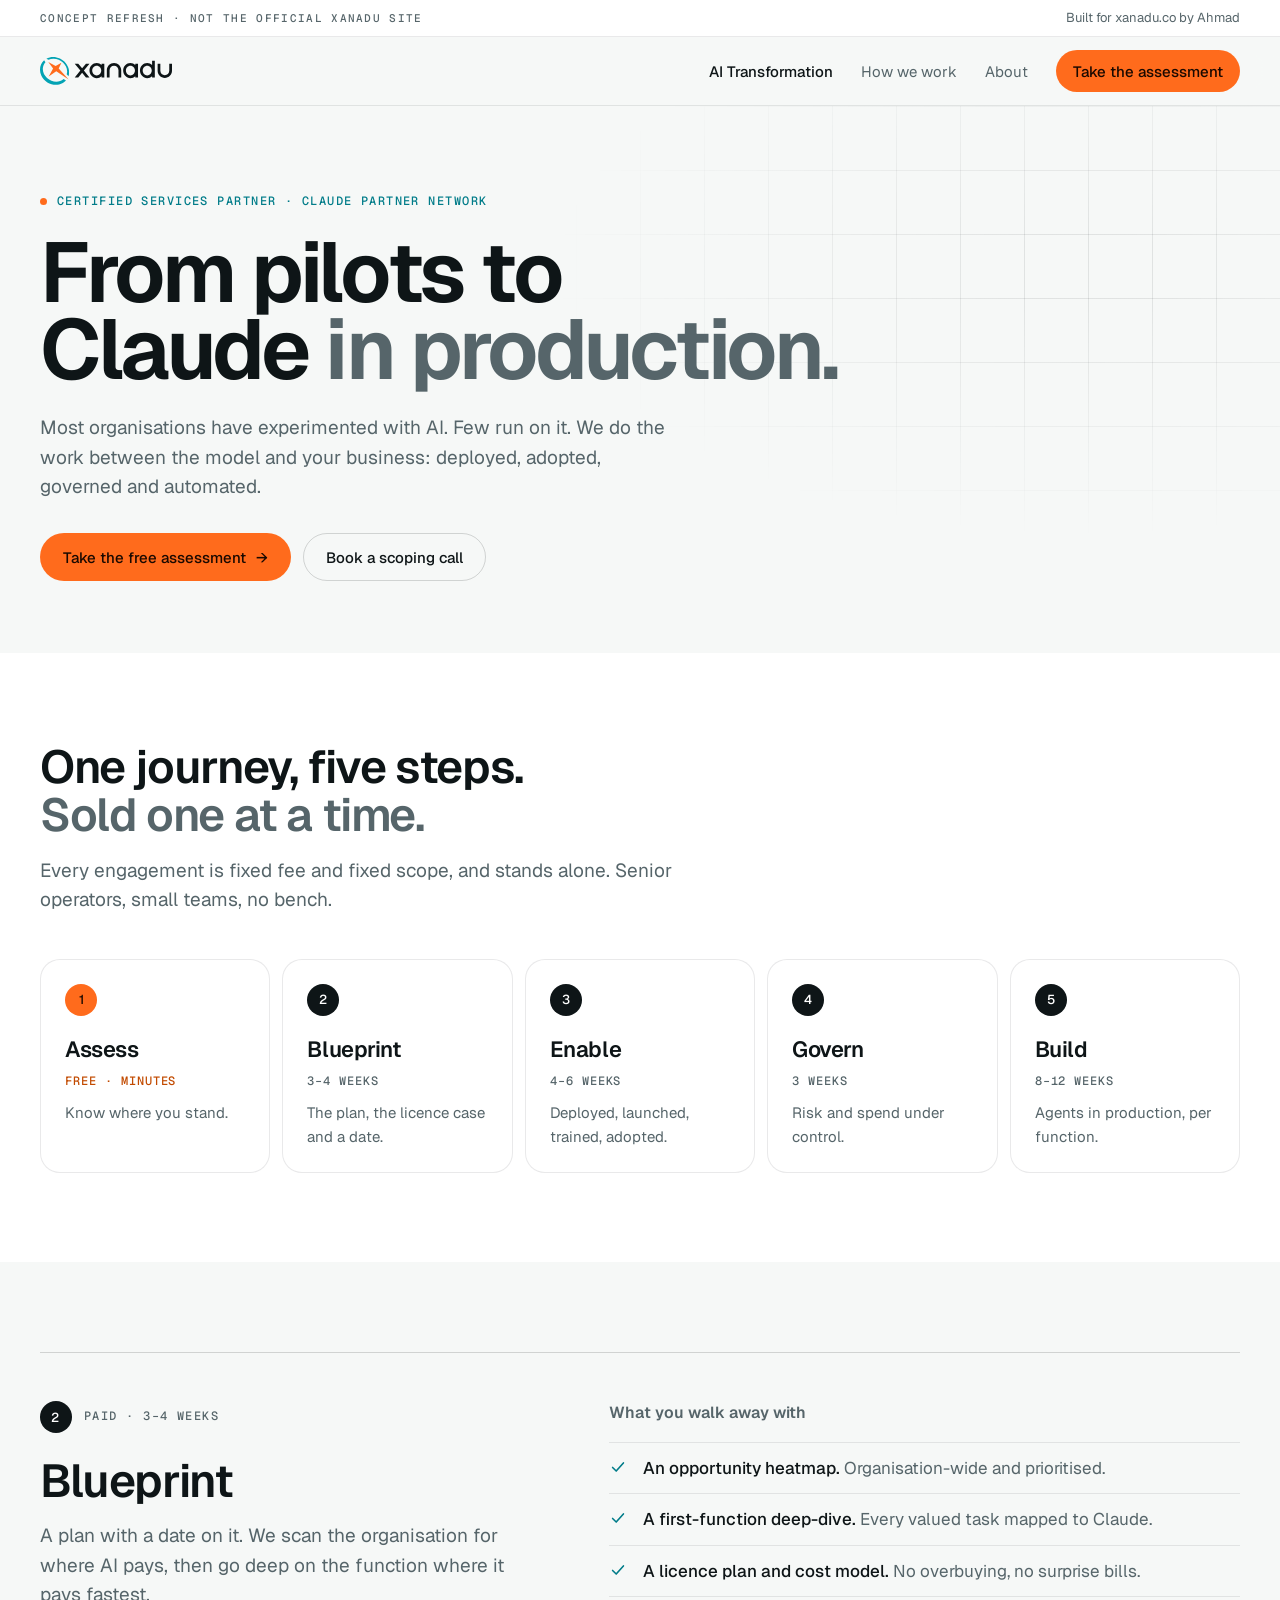
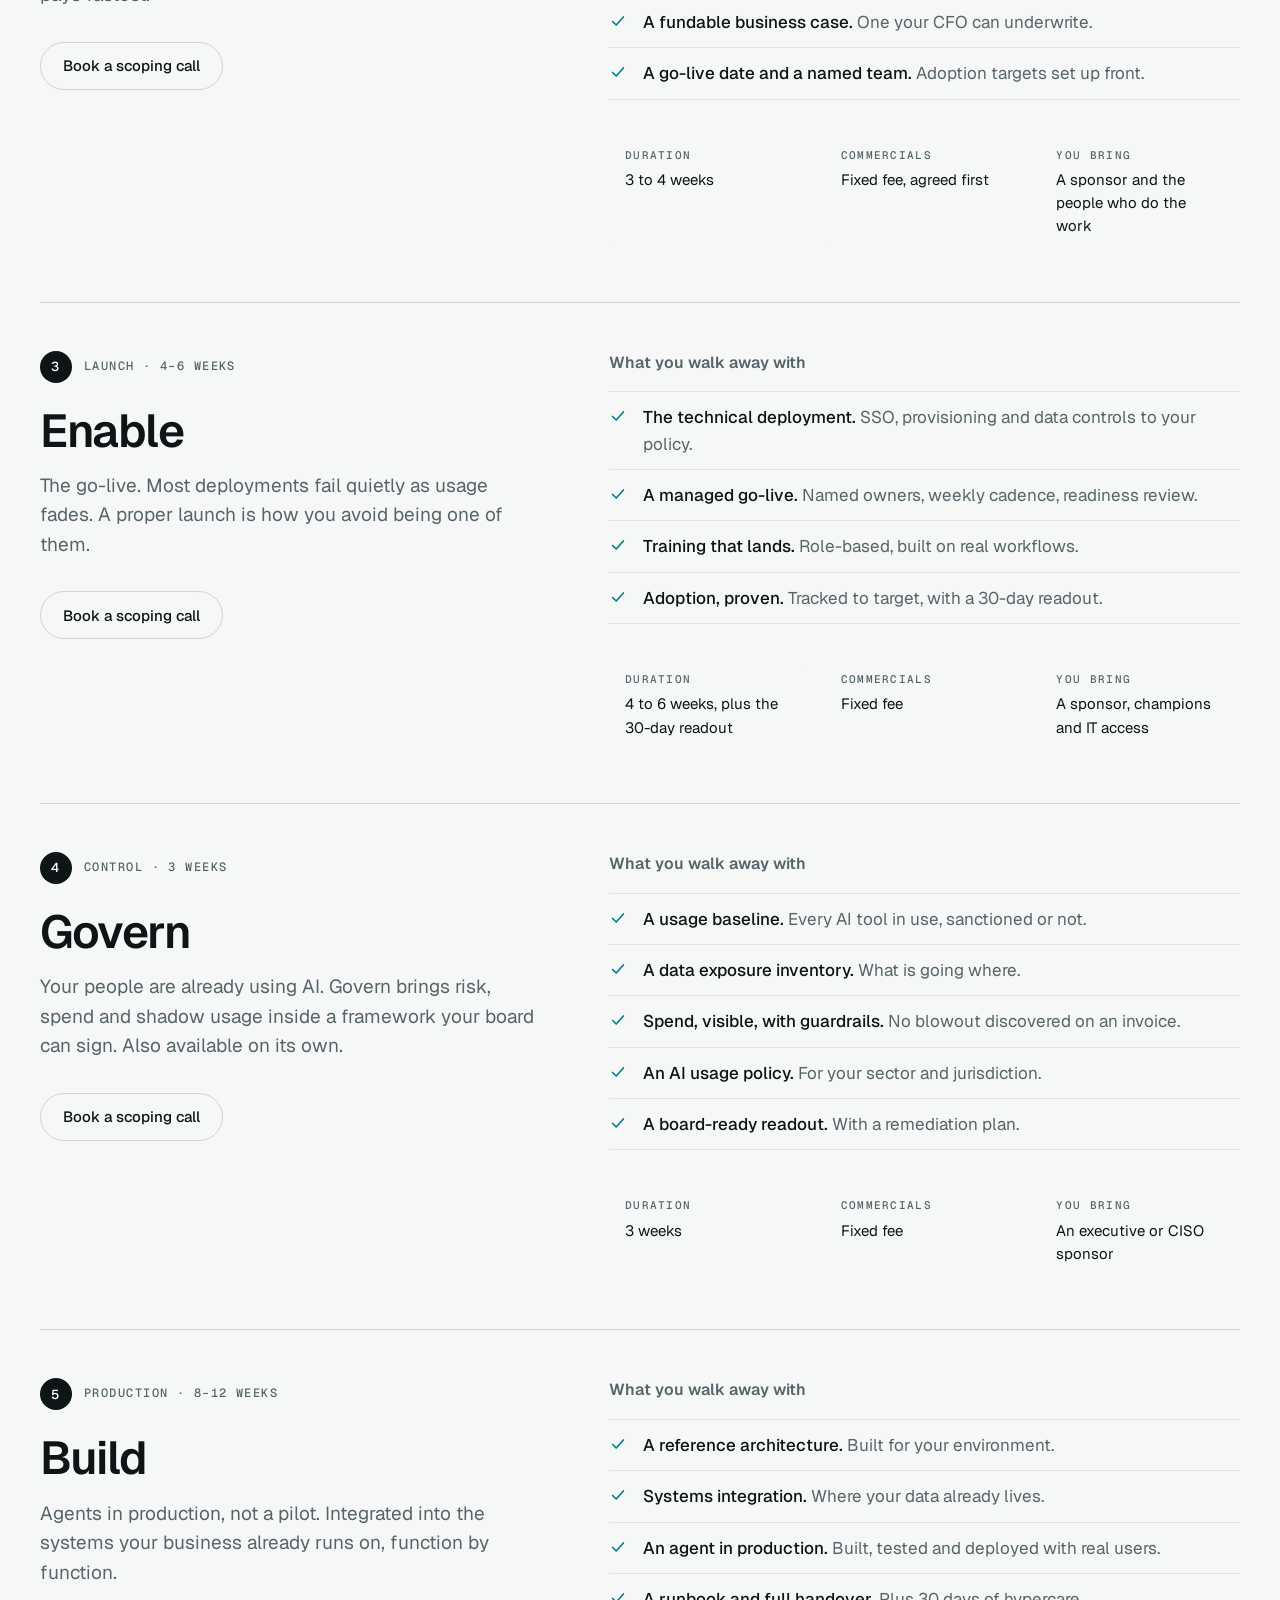
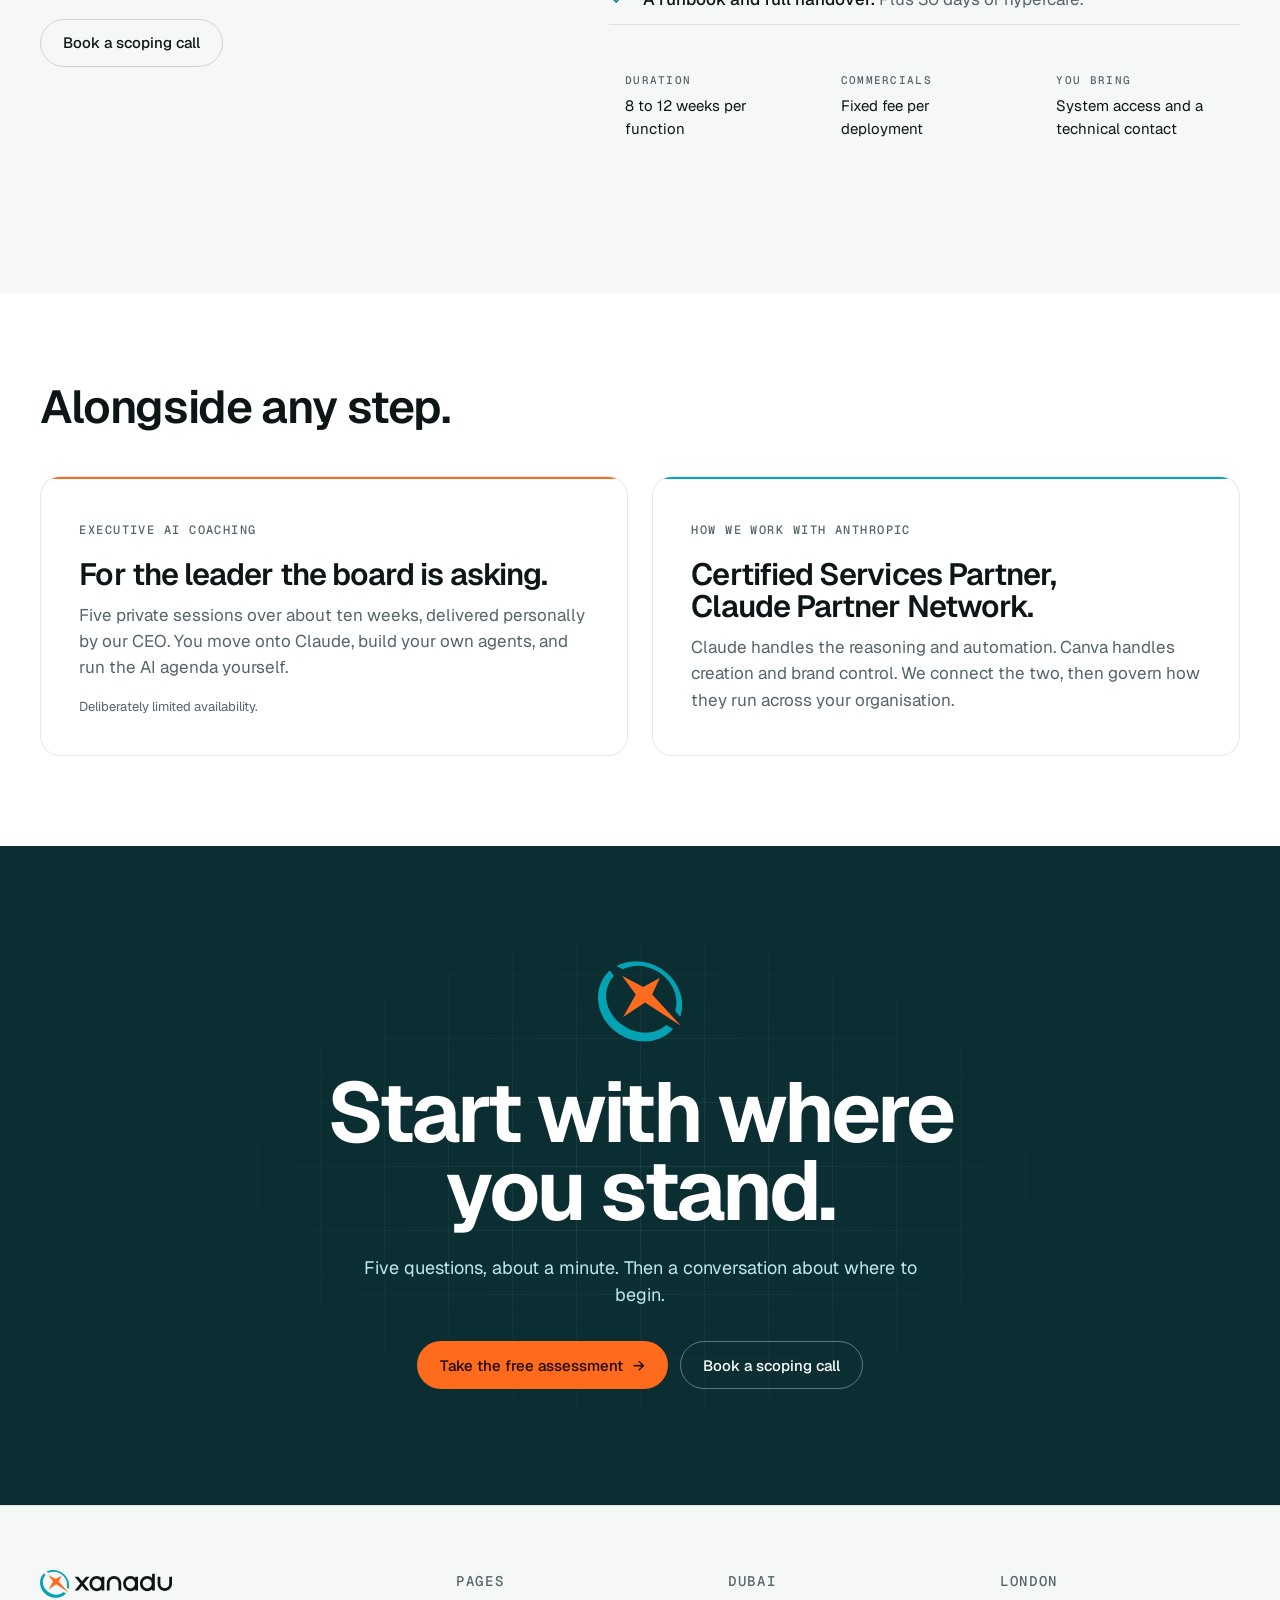
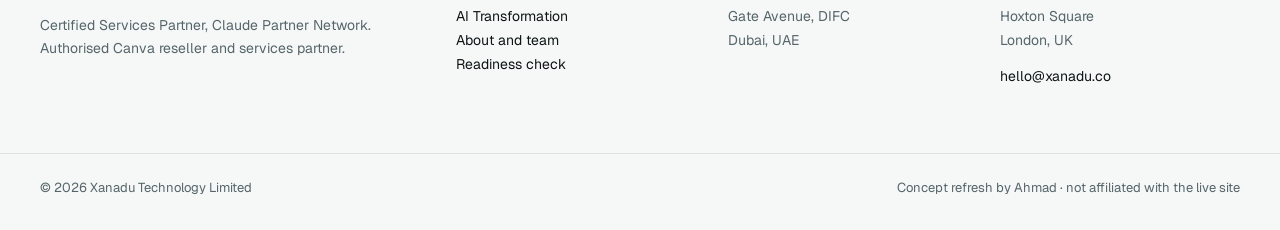
<file: ai-transformation/index.html>
<!doctype html>
<html lang="en">
<head>
  <meta charset="utf-8">
  <meta name="viewport" content="width=device-width, initial-scale=1">
  <title>AI Transformation with Claude · Xanadu (concept)</title>
  <meta name="description" content="From AI pilots to Claude in production: assess, blueprint, enable, govern and build, one fixed-fee step at a time. Concept refresh, not the official site.">
  <meta name="robots" content="noindex, nofollow">
  <meta name="theme-color" content="#F6F8F7">
  <link rel="icon" href="/favicon.svg" type="image/svg+xml">
  <link rel="preconnect" href="https://fonts.googleapis.com">
  <link rel="preconnect" href="https://fonts.gstatic.com" crossorigin>
  <link href="https://fonts.googleapis.com/css2?family=Geist:wght@300..800&family=Geist+Mono:wght@400;500&display=swap" rel="stylesheet">
  <link rel="stylesheet" href="/styles.css">
</head>
<body>
<a class="skip" href="#main">Skip to content</a>

<svg width="0" height="0" style="position:absolute" aria-hidden="true">
  <symbol id="tick" viewBox="0 0 20 20"><path d="M4 10.5l4 4 8-9" fill="none" stroke="currentColor" stroke-width="1.8" stroke-linecap="round" stroke-linejoin="round"/></symbol>
</svg>

<div class="concept-bar">
  <span class="t-label">Concept refresh · not the official Xanadu site</span>
  <span>Built for xanadu.co by Ahmad</span>
</div>

<header class="nav">
  <div class="wrap nav-inner">
    <a href="/" class="brand" aria-label="Xanadu home"><svg class="logo" role="img" aria-label="Xanadu"><use href="/assets/logo.svg#x-logo"/></svg></a>
    <button class="nav-toggle" type="button" aria-label="Open menu" aria-expanded="false" aria-controls="nav-links"><span></span><span></span></button>
    <nav class="nav-links" id="nav-links" aria-label="Primary">
      <a href="/ai-transformation/" aria-current="page">AI Transformation</a>
      <a href="/ai-transformation/#journey">How we work</a>
      <a href="/about/">About</a>
      <a class="btn btn-primary btn-sm" href="/#assessment">Take the assessment</a>
    </nav>
  </div>
</header>

<main id="main">

  <section class="page-hero" aria-labelledby="h1">
    <div class="field-grid" aria-hidden="true"></div>
    <div class="wrap">
      <div class="page-hero-inner enter">
        <p class="credential t-label"><span class="dot" aria-hidden="true"></span>Certified Services Partner · Claude Partner Network</p>
        <h1 id="h1" class="t-display">From pilots to Claude <span class="quiet">in production.</span></h1>
        <p class="t-lede">Most organisations have experimented with AI. Few run on it. We do the work between the model and your business: deployed, adopted, governed and automated.</p>
        <div class="ctas">
          <a class="btn btn-primary" href="/#assessment">Take the free assessment <span class="arr" aria-hidden="true">→</span></a>
          <a class="btn btn-ghost" href="mailto:hello@xanadu.co?subject=Scoping%20call">Book a scoping call</a>
        </div>
      </div>
    </div>
  </section>

  <section class="section white" id="journey" aria-labelledby="journey-title">
    <div class="wrap">
      <div class="section-head">
        <h2 id="journey-title" class="t-headline">One journey, five steps. <span class="quiet">Sold one at a time.</span></h2>
        <p class="t-lede">Every engagement is fixed fee and fixed scope, and stands alone. Senior operators, small teams, no bench.</p>
      </div>
      <ol class="journey">
        <li><a href="/#assessment"><span class="n">1</span><h3>Assess</h3><span class="when">Free · minutes</span><p>Know where you stand.</p></a></li>
        <li><a href="#blueprint"><span class="n">2</span><h3>Blueprint</h3><span class="when">3–4 weeks</span><p>The plan, the licence case and a date.</p></a></li>
        <li><a href="#enable"><span class="n">3</span><h3>Enable</h3><span class="when">4–6 weeks</span><p>Deployed, launched, trained, adopted.</p></a></li>
        <li><a href="#govern"><span class="n">4</span><h3>Govern</h3><span class="when">3 weeks</span><p>Risk and spend under control.</p></a></li>
        <li><a href="#build"><span class="n">5</span><h3>Build</h3><span class="when">8–12 weeks</span><p>Agents in production, per function.</p></a></li>
      </ol>
    </div>
  </section>

  <section class="section" aria-label="The steps in detail">
    <div class="wrap">

      <article class="step" id="blueprint" aria-labelledby="blueprint-title">
        <div class="step-intro">
          <p class="n-label t-label"><b>2</b>Paid · 3–4 weeks</p>
          <h2 id="blueprint-title" class="t-headline">Blueprint</h2>
          <p class="t-lede">A plan with a date on it. We scan the organisation for where AI pays, then go deep on the function where it pays fastest.</p>
          <a class="btn btn-ghost" href="mailto:hello@xanadu.co?subject=Blueprint%20scoping%20call">Book a scoping call</a>
        </div>
        <div class="deliver">
          <h3>What you walk away with</h3>
          <ul>
            <li><svg aria-hidden="true"><use href="#tick"/></svg><div><b>An opportunity heatmap.</b> <span>Organisation-wide and prioritised.</span></div></li>
            <li><svg aria-hidden="true"><use href="#tick"/></svg><div><b>A first-function deep-dive.</b> <span>Every valued task mapped to Claude.</span></div></li>
            <li><svg aria-hidden="true"><use href="#tick"/></svg><div><b>A licence plan and cost model.</b> <span>No overbuying, no surprise bills.</span></div></li>
            <li><svg aria-hidden="true"><use href="#tick"/></svg><div><b>A fundable business case.</b> <span>One your CFO can underwrite.</span></div></li>
            <li><svg aria-hidden="true"><use href="#tick"/></svg><div><b>A go-live date and a named team.</b> <span>Adoption targets set up front.</span></div></li>
          </ul>
          <div class="terms">
            <div><span class="t-label">Duration</span><p>3 to 4 weeks</p></div>
            <div><span class="t-label">Commercials</span><p>Fixed fee, agreed first</p></div>
            <div><span class="t-label">You bring</span><p>A sponsor and the people who do the work</p></div>
          </div>
        </div>
      </article>

      <article class="step" id="enable" aria-labelledby="enable-title">
        <div class="step-intro">
          <p class="n-label t-label"><b>3</b>Launch · 4–6 weeks</p>
          <h2 id="enable-title" class="t-headline">Enable</h2>
          <p class="t-lede">The go-live. Most deployments fail quietly as usage fades. A proper launch is how you avoid being one of them.</p>
          <a class="btn btn-ghost" href="mailto:hello@xanadu.co?subject=Enable%20scoping%20call">Book a scoping call</a>
        </div>
        <div class="deliver">
          <h3>What you walk away with</h3>
          <ul>
            <li><svg aria-hidden="true"><use href="#tick"/></svg><div><b>The technical deployment.</b> <span>SSO, provisioning and data controls to your policy.</span></div></li>
            <li><svg aria-hidden="true"><use href="#tick"/></svg><div><b>A managed go-live.</b> <span>Named owners, weekly cadence, readiness review.</span></div></li>
            <li><svg aria-hidden="true"><use href="#tick"/></svg><div><b>Training that lands.</b> <span>Role-based, built on real workflows.</span></div></li>
            <li><svg aria-hidden="true"><use href="#tick"/></svg><div><b>Adoption, proven.</b> <span>Tracked to target, with a 30-day readout.</span></div></li>
          </ul>
          <div class="terms">
            <div><span class="t-label">Duration</span><p>4 to 6 weeks, plus the 30-day readout</p></div>
            <div><span class="t-label">Commercials</span><p>Fixed fee</p></div>
            <div><span class="t-label">You bring</span><p>A sponsor, champions and IT access</p></div>
          </div>
        </div>
      </article>

      <article class="step" id="govern" aria-labelledby="govern-title">
        <div class="step-intro">
          <p class="n-label t-label"><b>4</b>Control · 3 weeks</p>
          <h2 id="govern-title" class="t-headline">Govern</h2>
          <p class="t-lede">Your people are already using AI. Govern brings risk, spend and shadow usage inside a framework your board can sign. Also available on its own.</p>
          <a class="btn btn-ghost" href="mailto:hello@xanadu.co?subject=Govern%20scoping%20call">Book a scoping call</a>
        </div>
        <div class="deliver">
          <h3>What you walk away with</h3>
          <ul>
            <li><svg aria-hidden="true"><use href="#tick"/></svg><div><b>A usage baseline.</b> <span>Every AI tool in use, sanctioned or not.</span></div></li>
            <li><svg aria-hidden="true"><use href="#tick"/></svg><div><b>A data exposure inventory.</b> <span>What is going where.</span></div></li>
            <li><svg aria-hidden="true"><use href="#tick"/></svg><div><b>Spend, visible, with guardrails.</b> <span>No blowout discovered on an invoice.</span></div></li>
            <li><svg aria-hidden="true"><use href="#tick"/></svg><div><b>An AI usage policy.</b> <span>For your sector and jurisdiction.</span></div></li>
            <li><svg aria-hidden="true"><use href="#tick"/></svg><div><b>A board-ready readout.</b> <span>With a remediation plan.</span></div></li>
          </ul>
          <div class="terms">
            <div><span class="t-label">Duration</span><p>3 weeks</p></div>
            <div><span class="t-label">Commercials</span><p>Fixed fee</p></div>
            <div><span class="t-label">You bring</span><p>An executive or CISO sponsor</p></div>
          </div>
        </div>
      </article>

      <article class="step" id="build" aria-labelledby="build-title">
        <div class="step-intro">
          <p class="n-label t-label"><b>5</b>Production · 8–12 weeks</p>
          <h2 id="build-title" class="t-headline">Build</h2>
          <p class="t-lede">Agents in production, not a pilot. Integrated into the systems your business already runs on, function by function.</p>
          <a class="btn btn-ghost" href="mailto:hello@xanadu.co?subject=Build%20scoping%20call">Book a scoping call</a>
        </div>
        <div class="deliver">
          <h3>What you walk away with</h3>
          <ul>
            <li><svg aria-hidden="true"><use href="#tick"/></svg><div><b>A reference architecture.</b> <span>Built for your environment.</span></div></li>
            <li><svg aria-hidden="true"><use href="#tick"/></svg><div><b>Systems integration.</b> <span>Where your data already lives.</span></div></li>
            <li><svg aria-hidden="true"><use href="#tick"/></svg><div><b>An agent in production.</b> <span>Built, tested and deployed with real users.</span></div></li>
            <li><svg aria-hidden="true"><use href="#tick"/></svg><div><b>A runbook and full handover.</b> <span>Plus 30 days of hypercare.</span></div></li>
          </ul>
          <div class="terms">
            <div><span class="t-label">Duration</span><p>8 to 12 weeks per function</p></div>
            <div><span class="t-label">Commercials</span><p>Fixed fee per deployment</p></div>
            <div><span class="t-label">You bring</span><p>System access and a technical contact</p></div>
          </div>
        </div>
      </article>

    </div>
  </section>

  <section class="section white" aria-labelledby="alongside-title">
    <div class="wrap">
      <div class="section-head">
        <h2 id="alongside-title" class="t-headline">Alongside any step.</h2>
      </div>
      <div class="panel-split">
        <div class="card rule-orange">
          <span class="t-label">Executive AI Coaching</span>
          <h3 class="t-title">For the leader the board is asking.</h3>
          <p>Five private sessions over about ten weeks, delivered personally by our CEO. You move onto Claude, build your own agents, and run the AI agenda yourself.</p>
          <p class="t-caption note">Deliberately limited availability.</p>
        </div>
        <div class="card rule-teal">
          <span class="t-label">How we work with Anthropic</span>
          <h3 class="t-title">Certified Services Partner, Claude Partner Network.</h3>
          <p>Claude handles the reasoning and automation. Canva handles creation and brand control. We connect the two, then govern how they run across your organisation.</p>
        </div>
      </div>
    </div>
  </section>

  <section class="band" aria-labelledby="close-title">
    <div class="field-grid" aria-hidden="true"></div>
    <div class="wrap band-inner">
      <svg class="mark" viewBox="0 0 77 74" aria-hidden="true"><use href="/assets/logo.svg#x-mark"/></svg>
      <h2 id="close-title" class="t-display">Start with where<br>you stand.</h2>
      <p>Five questions, about a minute. Then a conversation about where to begin.</p>
      <div class="ctas">
        <a class="btn btn-primary" href="/#assessment">Take the free assessment <span class="arr" aria-hidden="true">→</span></a>
        <a class="btn btn-ghost" href="mailto:hello@xanadu.co?subject=Scoping%20call">Book a scoping call</a>
      </div>
    </div>
  </section>
</main>

<footer class="footer">
  <div class="wrap footer-grid">
    <div>
      <svg class="logo" role="img" aria-label="Xanadu"><use href="/assets/logo.svg#x-logo"/></svg>
      <p>Certified Services Partner, Claude Partner Network.<br>Authorised Canva reseller and services partner.</p>
    </div>
    <div>
      <p class="t-label">Pages</p>
      <ul><li><a href="/ai-transformation/">AI Transformation</a></li><li><a href="/about/">About and team</a></li><li><a href="/#assessment">Readiness check</a></li></ul>
    </div>
    <div>
      <p class="t-label">Dubai</p>
      <p>Gate Avenue, DIFC<br>Dubai, UAE</p>
    </div>
    <div>
      <p class="t-label">London</p>
      <p>Hoxton Square<br>London, UK</p>
      <p class="footer-mail"><a href="mailto:hello@xanadu.co">hello@xanadu.co</a></p>
    </div>
  </div>
  <div class="wrap footer-base">
    <span>© 2026 Xanadu Technology Limited</span>
    <span>Concept refresh by Ahmad · not affiliated with the live site</span>
  </div>
</footer>

<script src="/main.js" defer></script>
</body>
</html>
</file>
<file: styles.css>
/* Xanadu v2. Tokens and rules: DESIGN.md (the source of truth). */

:root {
  /* neutrals */
  --morning-haze: oklch(97.7% 0.002 165);
  --plain-white: oklch(100% 0 0);
  --mist: oklch(96.5% 0.003 175);
  --pale-stone: oklch(94.2% 0.006 183);
  --harbour-ink: oklch(18.9% 0.011 217);
  --slate: oklch(49.6% 0.020 220);
  --hairline: oklch(18.9% 0.011 217 / 0.09);
  --hairline-strong: oklch(18.9% 0.011 217 / 0.16);
  /* teal */
  --xanadu-teal: oklch(65.4% 0.112 208);
  --deep-lagoon: oklch(53.6% 0.092 208);
  --night-lagoon: oklch(27.9% 0.040 208);
  --shallow-water: oklch(95.7% 0.019 205);
  --sea-glass: oklch(90.5% 0.046 205);
  /* orange */
  --signal-orange: oklch(70.3% 0.198 43);
  --signal-orange-hover: oklch(73.3% 0.176 46);
  --ember: oklch(61.3% 0.182 42);
  --kiln: oklch(56.4% 0.168 43);
  --char: oklch(16.4% 0.039 58);

  /* logo */
  --logo-ring: var(--xanadu-teal);
  --logo-x: var(--signal-orange);
  --logo-word: var(--harbour-ink);

  /* type */
  --sans: "Geist", ui-sans-serif, system-ui, -apple-system, "Segoe UI", sans-serif;
  --mono: "Geist Mono", ui-monospace, "SF Mono", Menlo, monospace;

  /* space, shape, motion */
  --s1: 4px; --s2: 8px; --s3: 12px; --s4: 16px; --s5: 24px; --s6: 32px; --s7: 48px; --s8: 64px; --s9: 96px; --s10: 128px;
  --gutter: clamp(16px, 4vw, 40px);
  --section: clamp(56px, 7vw, 96px);
  --wrap: 1280px;
  --r-sm: 6px; --r-md: 14px; --r-lg: 20px; --r-pill: 999px;
  --lift: 0 20px 40px -30px oklch(18.9% 0.011 217 / 0.25);
  --float: 0 1px 0 oklch(18.9% 0.011 217 / 0.04), 0 30px 60px -34px oklch(18.9% 0.011 217 / 0.28);
  --ease: cubic-bezier(.16, 1, .3, 1);
}

/* ---------- base ---------- */
*, *::before, *::after { box-sizing: border-box; }
html { scroll-behavior: smooth; -webkit-text-size-adjust: 100%; }
@media (prefers-reduced-motion: reduce) { html { scroll-behavior: auto; } }
body { margin: 0; background: var(--morning-haze); color: var(--harbour-ink); font: 400 1.0625rem/1.55 var(--sans); -webkit-font-smoothing: antialiased; overflow-x: hidden; }
::selection { background: var(--sea-glass); color: var(--harbour-ink); }
a { color: inherit; }
img, svg { display: block; }
h1, h2, h3, h4 { margin: 0; font-weight: 600; text-wrap: balance; }
p { margin: 0; }
:focus-visible { outline: 2px solid var(--signal-orange); outline-offset: 3px; border-radius: 4px; }
.wrap { max-width: var(--wrap); margin: 0 auto; padding: 0 var(--gutter); }
.skip { position: absolute; left: var(--gutter); top: -60px; z-index: 100; padding: 10px 14px; border-radius: var(--r-sm); background: var(--harbour-ink); color: var(--plain-white); text-decoration: none; }
.skip:focus { top: 12px; }
.sr { position: absolute !important; width: 1px; height: 1px; overflow: hidden; clip: rect(0 0 0 0); white-space: nowrap; }

/* type roles */
.t-display { font-size: clamp(2.875rem, 6.6vw, 5.5rem); font-weight: 650; line-height: .92; letter-spacing: -.04em; }
.t-headline { font-size: clamp(1.875rem, 3.6vw, 3rem); line-height: 1.05; letter-spacing: -.03em; }
.t-statement { font-size: clamp(1.75rem, 3.2vw, 2.625rem); line-height: 1.05; letter-spacing: -.03em; }
.t-title { font-size: clamp(1.5rem, 2.4vw, 2rem); line-height: 1.05; letter-spacing: -.03em; }
.t-title-sm { font-size: 1.5rem; line-height: 1.1; letter-spacing: -.02em; }
.t-lede { font-size: clamp(1.0625rem, 1.5vw, 1.1875rem); color: var(--slate); max-width: 34em; }
.t-label { font: 500 .75rem/1.3 var(--mono); letter-spacing: .12em; text-transform: uppercase; }
.t-caption { font-size: .8125rem; color: var(--slate); }
.quiet { color: var(--slate); }
.accent { background: linear-gradient(90deg in oklch, var(--xanadu-teal), var(--signal-orange)); -webkit-background-clip: text; background-clip: text; color: transparent; }

/* ---------- buttons ---------- */
.btn { position: relative; isolation: isolate; overflow: hidden; display: inline-flex; align-items: center; gap: 10px; height: 48px; padding: 0 22px; border-radius: var(--r-pill); border: 1px solid transparent; font: 500 .9375rem/1 var(--sans); text-decoration: none; cursor: pointer; transition: background-color .35s var(--ease), border-color .35s var(--ease), color .35s var(--ease); }
.btn .arr { transition: transform .2s var(--ease); }
.btn:hover .arr { transform: translateX(3px); }
.btn-primary { background: var(--signal-orange); color: var(--char); }
.btn-primary::before { content: ""; position: absolute; inset: 0; z-index: -1; background: linear-gradient(90deg in oklch, var(--xanadu-teal), var(--signal-orange)); opacity: 0; transition: opacity .35s var(--ease); }
.btn-primary:hover::before, .btn-primary:focus-visible::before { opacity: 1; }
.btn-primary:hover, .btn-primary:focus-visible, .nav-links .btn-primary:hover, .nav-links .btn-primary:focus-visible { color: var(--plain-white); background-color: transparent; }
.btn-primary:focus-visible { outline-color: var(--harbour-ink); }
.band .btn-primary:focus-visible { outline-color: var(--plain-white); }
.btn-ghost { border-color: var(--hairline-strong); color: var(--harbour-ink); background: transparent; }
.btn-ghost:hover { border-color: var(--harbour-ink); }
.btn-sm { height: 42px; padding: 0 16px; font-size: .875rem; }

/* ---------- concept bar + nav ---------- */
.concept-bar { display: flex; justify-content: space-between; align-items: center; gap: 16px; padding: 8px var(--gutter); background: var(--plain-white); border-bottom: 1px solid var(--hairline); font-size: .8125rem; color: var(--slate); }
.concept-bar .t-label { font-size: .6875rem; }
.nav { position: sticky; top: 0; z-index: 50; background: oklch(97.7% 0.002 165 / 0.85); backdrop-filter: saturate(140%) blur(14px); -webkit-backdrop-filter: saturate(140%) blur(14px); border-bottom: 1px solid var(--hairline); }
.nav-inner { display: flex; align-items: center; gap: 32px; height: 68px; }
.brand { display: flex; }
.logo { width: 132px; height: 28px; }
.nav-links { display: flex; align-items: center; gap: 28px; margin-left: auto; }
.nav-links a { text-decoration: none; font-size: .9375rem; color: var(--slate); transition: color .15s; }
.nav-links a:hover, .nav-links a[aria-current="page"] { color: var(--harbour-ink); }
.nav-links a[aria-current="page"] { font-weight: 500; }
.nav-links .btn { color: var(--char); }
.nav-toggle { display: none; }

/* ---------- sections ---------- */
.section { padding: var(--section) 0; }
.section.white { background: var(--plain-white); }
.section-head { max-width: 720px; margin-bottom: clamp(28px, 4vw, 44px); }
.section-head .t-lede { margin-top: var(--s4); }

/* ---------- hero (home) ---------- */
.hero { position: relative; overflow: hidden; padding: clamp(48px, 7vw, 96px) 0 clamp(56px, 7vw, 88px); }
.field-grid { position: absolute; inset: 0; pointer-events: none; background-image: linear-gradient(var(--hairline) 1px, transparent 1px), linear-gradient(90deg, var(--hairline) 1px, transparent 1px); background-size: 64px 64px; mask-image: radial-gradient(ellipse 70% 65% at 72% 40%, #000 15%, transparent 70%); -webkit-mask-image: radial-gradient(ellipse 70% 65% at 72% 40%, #000 15%, transparent 70%); }
.hero-inner { position: relative; display: grid; grid-template-columns: minmax(0, 1fr) minmax(0, min(580px, 48%)); gap: clamp(32px, 4vw, 56px); align-items: center; }
.credential { display: flex; align-items: center; gap: 10px; margin-bottom: var(--s5); color: var(--deep-lagoon); }
.credential .dot { width: 7px; height: 7px; border-radius: 50%; background: var(--signal-orange); flex: none; }
.hero .t-lede { margin-top: var(--s5); }
.ctas { display: flex; flex-wrap: wrap; gap: var(--s3); margin-top: var(--s6); }
.partners { display: flex; flex-wrap: wrap; align-items: center; gap: var(--s4) var(--s6); list-style: none; margin: var(--s7) 0 0; padding: 0; }
.partners img { height: 56px; width: auto; }
.partners img.round { height: 76px; }

/* ---------- hero rollout org chart (signature illustration) ---------- */
.org {
  --card: var(--plain-white);
  --ink: var(--harbour-ink);
  --ink-2: var(--slate);
  --ink-3: oklch(63.5% 0.016 205);
  --line: oklch(18.9% 0.011 217 / 0.12);
  --line-strong: oklch(18.9% 0.011 217 / 0.34);
  --teal: var(--deep-lagoon);
  --teal-tint: oklch(53.6% 0.092 208 / 0.08);
  --orange: var(--signal-orange);
  --orange-tint: oklch(70.3% 0.198 43 / 0.1);
  --ease-out: cubic-bezier(0.23, 1, 0.32, 1);
  margin: 0;
}
.org {
  width: 100%;
  max-width: 580px;
  background: var(--card);
  border: 1px solid var(--line);
  border-radius: var(--r-lg);
  box-shadow: var(--float);
  justify-self: end;
  overflow: hidden;
  font-family: var(--sans);
  container: org / inline-size;
}
.org-head {
  display: flex; justify-content: space-between; align-items: center;
  padding: 14px 18px;
  border-bottom: 1px solid var(--line);
  font: 400 11.5px/1 var(--mono);
  color: var(--ink-3);
}
.org-head .tag { letter-spacing: 0.14em; text-transform: uppercase; color: var(--teal); }

.org-chart { padding: 22px 14px 16px; }

/* Leadership node */
.org-lead {
  width: max-content; margin: 0 auto;
  padding: 9px 18px;
  border-radius: 10px;
  background: var(--ink); color: #fff;
  font: 600 13px/1 var(--sans);
  letter-spacing: -0.005em;
}

/* Connectors: thin divs, lit versions scale in along their axis */
.org-wires { position: relative; height: 28px; }
.org-wires i { position: absolute; background: var(--line); }
.org-wires .stem { left: 50%; top: 0; width: 1px; height: 14px; }
.org-wires .bus  { left: 10%; width: 80%; top: 14px; height: 1px; }
.org-wires .drop { top: 14px; width: 1px; height: 14px; }
.org-wires .lit {
  background: var(--line-strong);
  transition: transform 260ms var(--ease-out), background-color 300ms ease;
}
.org-wires .lit.v { transform: scaleY(0); transform-origin: top; }
.org-wires .lit.h { transform: scaleX(0); }
.org-wires .lit.drop { transition-delay: 180ms, 0ms; }
.org-wires .lit.on { transform: none; }
.org-wires .lit.hot { background: var(--teal); z-index: 1; }

/* Five verticals. No grid gap, so column centres sit at 10/30/50/70/90% and meet the wires. */
.org-cols { display: grid; grid-template-columns: repeat(5, minmax(0, 1fr)); }
.org-col { padding: 0 4px; transition: opacity 320ms ease; }
.org[data-phase="spot"] .org-col:not(.is-spot) { opacity: 0.45; }

.org-vert {
  border: 1px dashed var(--line-strong);
  border-radius: 10px;
  padding: 10px 6px 9px;
  text-align: center;
  background: var(--card);
  transition: border-color 300ms ease, background-color 300ms ease;
}
.org-vert .name { display: block; font: 600 12.5px/1.1 var(--sans); color: var(--ink-3); transition: color 300ms ease; white-space: nowrap; }
.org-vert .name .short { display: none; }
.org-vert .stage {
  display: inline-flex; align-items: center; gap: 5px;
  margin-top: 7px; height: 11px;
  font: 400 9.5px/1 var(--mono); letter-spacing: 0.08em; text-transform: uppercase;
  color: var(--ink-3);
}
.org-vert .stage::before {
  content: ""; width: 5px; height: 5px; border-radius: 50%;
  background: var(--ink-3); opacity: 0.5;
  transition: background-color 300ms ease, opacity 300ms ease;
}
.org-vert[data-state="rolling"] { border-style: solid; border-color: var(--line-strong); }
.org-vert[data-state="rolling"] .name { color: var(--ink); }
.org-vert[data-state="rolling"] .stage { color: var(--ink-2); }
.org-vert[data-state="live"] { border-style: solid; border-color: var(--line); }
.org-vert[data-state="live"] .name { color: var(--ink); }
.org-vert[data-state="live"] .stage { color: var(--teal); }
.org-vert[data-state="live"] .stage::before { background: var(--teal); opacity: 1; }
.org-col.is-spot .org-vert { border-color: var(--teal); background: var(--teal-tint); }

/* Sub-teams: ghosted until the vertical is live. Fade only, no movement. */
.org-teams { list-style: none; margin: 8px 0 0; padding: 0; display: grid; gap: 5px; }
.org-team {
  display: flex; align-items: center; gap: 6px;
  padding: 6px 7px;
  border: 1px dashed var(--line);
  border-radius: 7px;
  font: 400 10.5px/1.1 var(--sans);
  color: var(--ink-2);
  white-space: nowrap; overflow: hidden;
  opacity: 0.45;
  transition: opacity 400ms ease, border-color 300ms ease, background-color 300ms ease, color 300ms ease;
}
.org-team .dot {
  position: relative; flex: none;
  width: 5px; height: 5px; border-radius: 50%;
  background: var(--teal);
  opacity: 0;
  transition: opacity 400ms ease;
}
.org-team.live { opacity: 1; border-style: solid; }
.org-team.live .dot { opacity: 1; }
.org-team.active { border-color: var(--teal); background: var(--teal-tint); color: var(--ink); }
.org-team.working .dot::after {
  content: ""; position: absolute; inset: -3px; border-radius: 50%;
  border: 1px solid var(--teal);
  animation: org-ring 1.2s var(--ease-out) infinite;
}
@keyframes org-ring { from { transform: scale(0.6); opacity: 0.9; } to { transform: scale(1.9); opacity: 0; } }

/* Feed: rollout legend first, then one agent task per spotlight */
.org-feed {
  position: relative;
  height: 126px;
  border-top: 1px solid var(--line);
  background: oklch(18.9% 0.011 217 / 0.018);
}
.org-feed > div {
  position: absolute; inset: 0;
  padding: 14px 18px;
  opacity: 0;
  transition: opacity 180ms ease;
}
.org-feed > div.show { opacity: 1; }
.org-feed .label {
  display: flex; justify-content: space-between;
  font: 500 10px/1 var(--mono); letter-spacing: 0.12em; text-transform: uppercase;
  color: var(--ink-3);
  margin-bottom: 11px;
}
.org-feed .label b { font-weight: 500; color: var(--teal); }
.org-legend ol { list-style: none; margin: 0 0 10px; padding: 0; display: flex; flex-wrap: wrap; gap: 6px 8px; align-items: center; font: 400 12px/1 var(--mono); color: var(--ink); }
.org-legend li + li::before { content: "→"; color: var(--ink-3); margin-right: 8px; }
.org-legend p { margin: 0; font-size: 12.5px; line-height: 1.45; color: var(--ink-2); }

.org-task ol { list-style: none; margin: 0; padding: 0; display: grid; gap: 9px; }
.org-task li {
  display: flex; align-items: center; gap: 9px;
  font-size: 13px; line-height: 1.2; color: var(--ink);
  opacity: 0; transform: translateY(6px);
  transition: opacity 240ms var(--ease-out), transform 240ms var(--ease-out);
}
.org-task li.in { opacity: 1; transform: none; }
.org-task .mark {
  position: relative; flex: none;
  width: 14px; height: 14px; border-radius: 50%;
  border: 1px solid var(--teal);
  display: grid; place-items: center;
  transition: background-color 200ms ease, border-color 200ms ease;
}
.org-task .mark svg { width: 8px; height: 8px; opacity: 0; transform: scale(0.9); transition: opacity 160ms ease, transform 160ms var(--ease-out); }
.org-task .mark::before { content: ""; width: 4px; height: 4px; border-radius: 50%; background: var(--teal); animation: org-blink 0.9s ease-in-out infinite alternate; }
@keyframes org-blink { from { opacity: 0.25; } to { opacity: 1; } }
.org-task li.done .mark { background: var(--teal); }
.org-task li.done .mark::before { display: none; }
.org-task li.done .mark svg { opacity: 1; transform: none; }
.org-task li.human .mark { border-color: var(--orange); }
.org-task li.human .mark::before { background: var(--orange); }
.org-task li.human.done .mark { background: var(--orange); }
.org-task .who {
  margin-left: auto; flex: none;
  font: 500 9.5px/1 var(--mono); letter-spacing: 0.1em; text-transform: uppercase;
  color: var(--ink-3);
}
.org-task li.human .who { color: var(--kiln); background: var(--orange-tint); padding: 4px 6px; border-radius: 4px; }

/* Footer: progress */
.org-foot {
  display: flex; align-items: center; gap: 14px;
  padding: 13px 18px 15px;
  border-top: 1px solid var(--line);
  font: 400 11.5px/1 var(--mono); color: var(--ink-2);
}
.org-bar { flex: 1; height: 3px; border-radius: 3px; background: var(--pale-stone); overflow: hidden; }
.org-bar i {
  display: block; height: 100%; border-radius: inherit;
  background: linear-gradient(90deg in oklch, var(--xanadu-teal), var(--signal-orange));
  transform: scaleX(0); transform-origin: left;
  transition: transform 500ms var(--ease-out);
}
.org-count { white-space: nowrap; font-variant-numeric: tabular-nums; }

/* Narrow card (phone, or a tight column): Leadership + five verticals only; the feed names the sub-team.
   A container query, so it responds to the card's own width, not the window's. */
@container org (max-width: 500px) {
  .org-chart { padding: 18px 8px 14px; }
  .org-col { padding: 0 2px; }
  .org-teams { display: none; }
  .org-vert { padding: 9px 2px 8px; }
  .org-vert .name { font-size: 11px; }
  .org-vert .name .full { display: none; }
  .org-vert .name .short { display: inline; }
  .org-vert .stage { font-size: 8.5px; letter-spacing: 0.04em; gap: 3px; }
  .org-feed { height: 140px; }
  .org-feed > div, .org-head, .org-foot { padding-left: 14px; padding-right: 14px; }
  .org-task li { font-size: 12.5px; }
}

/* Reduced motion: the finished chart, one static example, nothing moving */
@media (prefers-reduced-motion: reduce) {
  .org *, .org *::before, .org *::after { transition-duration: 0.01ms !important; transition-delay: 0ms !important; animation: none !important; }
}

/* clients: logo carousel (pauses on hover; static under reduced motion) */
.clients { background: var(--plain-white); border-top: 1px solid var(--hairline); border-bottom: 1px solid var(--hairline); }
.clients-inner { display: flex; align-items: center; gap: var(--s6); padding-top: var(--s5); padding-bottom: var(--s5); }
.clients .t-label { flex: none; color: var(--slate); }
.marquee { position: relative; flex: 1; min-width: 0; overflow: hidden; mask-image: linear-gradient(90deg, transparent, #000 8%, #000 92%, transparent); -webkit-mask-image: linear-gradient(90deg, transparent, #000 8%, #000 92%, transparent); }
.marquee-track { display: flex; width: max-content; animation: marquee 36s linear infinite; }
.marquee-set { display: flex; align-items: center; gap: var(--s8); padding-right: var(--s8); list-style: none; margin: 0; }
.marquee-set img { height: 44px; width: auto; filter: grayscale(1); opacity: .72; transition: filter .3s, opacity .3s; }
.marquee-set li:hover img { filter: none; opacity: 1; }
.marquee:hover .marquee-track { animation-play-state: paused; }
@keyframes marquee { to { transform: translateX(-33.3333%); } }
@media (prefers-reduced-motion: reduce) {
  .marquee { mask-image: none; -webkit-mask-image: none; }
  .marquee-track { animation: none; width: auto; }
  .marquee-set[aria-hidden="true"] { display: none; }
  .marquee-set { flex-wrap: wrap; row-gap: var(--s4); }
}

/* ---------- platforms (asymmetric: AI leads) ---------- */
.layers { display: grid; grid-template-columns: 1.45fr 1fr; gap: var(--s5); }
.card { position: relative; background: var(--plain-white); border: 1px solid var(--hairline); border-radius: var(--r-lg); padding: clamp(24px, 3vw, 40px); overflow: hidden; }
a.card { display: block; text-decoration: none; transition: transform .3s var(--ease), box-shadow .3s, border-color .3s; }
a.card:hover { transform: translateY(-2px); box-shadow: var(--lift); border-color: var(--hairline-strong); }
.section.white .layers .card { background: var(--morning-haze); }
.card.rule-orange::before, .card.rule-teal::before { content: ""; position: absolute; inset: 0 0 auto 0; height: 2px; }
.card.rule-orange::before { background: var(--signal-orange); }
.card.rule-teal::before { background: var(--xanadu-teal); }
.card .t-label { color: var(--slate); }
.card h3 { margin-top: var(--s4); }
.card p { margin-top: var(--s3); color: var(--slate); }
.ticks { list-style: none; margin: var(--s5) 0 0; padding: 0; display: grid; gap: var(--s3); color: var(--slate); }
.ticks li { position: relative; padding-left: 24px; }
.ticks li::before { content: ""; position: absolute; left: 0; top: .7em; width: 12px; height: 1.5px; background: var(--xanadu-teal); }
.card .more { display: inline-flex; align-items: center; gap: 8px; margin-top: var(--s5); font-weight: 500; color: var(--deep-lagoon); }
.card .more .arr { transition: transform .2s var(--ease); }
a.card:hover .more .arr { transform: translateX(3px); }

/* ---------- method track ---------- */
.track { list-style: none; margin: 0; padding: 0; display: grid; grid-template-columns: repeat(5, 1fr); position: relative; }
.track::before { content: ""; position: absolute; left: 0; right: 0; top: 19px; height: 1px; background: var(--hairline-strong); }
.track li { position: relative; padding-right: var(--s5); }
.track .n { position: relative; display: grid; place-items: center; width: 40px; height: 40px; border-radius: 50%; background: var(--harbour-ink); color: var(--plain-white); font: 500 .8125rem/1 var(--sans); font-variant-numeric: tabular-nums; }
.track li:first-child .n { background: var(--signal-orange); color: var(--char); }
.track .when { display: block; margin: var(--s5) 0 var(--s2); font: 500 .75rem/1.3 var(--mono); letter-spacing: .08em; text-transform: uppercase; color: var(--slate); }
.track li:first-child .when { color: var(--kiln); }
.track h3 { font-size: 1.5rem; letter-spacing: -.02em; }
.track p { margin-top: var(--s2); font-size: .9375rem; color: var(--slate); }
.after-track a { color: var(--deep-lagoon); font-weight: 500; text-decoration: none; }
.after-track a .arr { display: inline-block; transition: transform .2s var(--ease); }
.after-track a:hover .arr { transform: translateX(3px); }
.after-track { margin-top: var(--s7); padding-top: var(--s5); border-top: 1px solid var(--hairline); display: flex; flex-wrap: wrap; justify-content: space-between; gap: var(--s4); color: var(--slate); }

/* ---------- figures ---------- */
.figures { display: grid; grid-template-columns: repeat(4, 1fr); border-top: 1px solid var(--hairline-strong); }
.figure { padding: var(--s6) var(--s5) 0 0; }
.figure + .figure { padding-left: var(--s5); border-left: 1px solid var(--hairline); }
.figure b { display: block; font-size: clamp(2.5rem, 5.4vw, 4.75rem); font-weight: 500; line-height: 1; letter-spacing: -.04em; font-variant-numeric: tabular-nums; }
.figure:first-child b { color: var(--ember); }
.figure span { display: block; margin-top: var(--s3); font-size: .9375rem; color: var(--slate); }
.source { margin-top: var(--s6); }

/* ---------- assessment ---------- */
.check-grid { display: grid; grid-template-columns: 1.5fr 1fr; gap: var(--s5) var(--s8); align-items: start; }
.quiz { display: grid; gap: var(--s3); margin: 0; }
.quiz fieldset { margin: 0; padding: 18px 20px 12px; border: 1px solid var(--hairline); border-radius: var(--r-lg); background: var(--plain-white); transition: border-color .2s; }
.quiz fieldset.done { border-color: oklch(65.4% 0.112 208 / 0.45); }
.quiz legend { float: left; width: 100%; padding: 0; margin-bottom: var(--s3); font-weight: 500; }
.quiz label { position: relative; display: inline-flex; margin: 0 6px 8px 0; padding: 9px 14px; border: 1px solid var(--hairline-strong); border-radius: var(--r-pill); background: var(--plain-white); color: var(--slate); font-size: .9375rem; cursor: pointer; transition: border-color .15s, color .15s, background .15s; }
.quiz label input { position: absolute; opacity: 0; pointer-events: none; }
.quiz label:hover { border-color: var(--harbour-ink); color: var(--harbour-ink); }
.quiz label:has(input:checked) { background: var(--harbour-ink); border-color: var(--harbour-ink); color: var(--plain-white); }
.quiz label:has(input:focus-visible) { outline: 2px solid var(--signal-orange); outline-offset: 2px; }
.result { position: sticky; top: 92px; display: grid; justify-items: center; gap: var(--s4); padding: var(--s6); text-align: center; background: var(--plain-white); border: 1px solid var(--hairline-strong); border-radius: var(--r-lg); box-shadow: var(--float); }
.dial { position: relative; width: 168px; height: 168px; }
.dial svg { width: 100%; height: 100%; transform: rotate(-90deg); }
.dial circle { fill: none; stroke-width: 8; }
.dial .bg { stroke: var(--pale-stone); }
.dial .fg { stroke: var(--signal-orange); stroke-linecap: round; stroke-dasharray: 326.7; stroke-dashoffset: calc(326.7 - 326.7 * var(--p, 0) / 100); transition: stroke-dashoffset .7s var(--ease); }
.dial-num { position: absolute; inset: 0; display: grid; place-content: center; }
.dial-num b { font-size: 3rem; font-weight: 500; line-height: 1; letter-spacing: -.04em; font-variant-numeric: tabular-nums; }
.dial-num span { font-size: .8125rem; color: var(--slate); }
.result .tier { color: var(--deep-lagoon); }
.result .advice { min-height: 4.6em; color: var(--slate); font-size: .9375rem; }
.result .btn { width: 100%; justify-content: center; }

/* ---------- sectors ---------- */
.sectors { display: grid; grid-template-columns: repeat(3, 1fr); gap: var(--s4); }
.sectors .card { background: var(--plain-white); }
.section.white .sectors .card { background: var(--morning-haze); }
.chips { display: flex; flex-wrap: wrap; align-items: center; gap: var(--s2); margin-top: var(--s6); }
.chips .t-caption { margin-right: var(--s2); }
.chip { display: inline-flex; padding: 7px 12px; border: 1px solid var(--hairline); border-radius: var(--r-pill); font-size: .9375rem; }

/* ---------- three columns (edge, beliefs) ---------- */
.cols3 { display: grid; grid-template-columns: repeat(3, 1fr); border-top: 1px solid var(--hairline-strong); }
.cols3 > div { padding: var(--s6) var(--s6) 0 0; }
.cols3 > div + div { padding-left: var(--s6); border-left: 1px solid var(--hairline); }
.cols3 h3 { font-size: 1.5rem; letter-spacing: -.02em; }
.cols3 p { margin-top: var(--s3); color: var(--slate); }

/* ---------- statements ---------- */
.statements { list-style: none; margin: 0; padding: 0; }
.statements li { display: grid; grid-template-columns: 1fr 1fr; gap: var(--s6); align-items: baseline; padding: var(--s5) 0; border-bottom: 1px solid var(--hairline); }
.statements li:first-child { border-top: 1px solid var(--hairline-strong); }
.statements p { color: var(--slate); max-width: 36em; }

/* ---------- teal band (close) ---------- */
.band { position: relative; overflow: hidden; padding: clamp(72px, 9vw, 120px) 0; text-align: center; background: var(--night-lagoon); color: var(--plain-white); --hairline: oklch(100% 0 0 / 0.07); }
.band .field-grid { mask-image: radial-gradient(ellipse 55% 65% at 50% 50%, #000 10%, transparent 70%); -webkit-mask-image: radial-gradient(ellipse 55% 65% at 50% 50%, #000 10%, transparent 70%); }
.band-inner { position: relative; }
.band .mark { width: 84px; height: 81px; margin: 0 auto var(--s6); }
.band p { margin: var(--s5) auto 0; max-width: 32em; color: var(--sea-glass); font-size: 1.125rem; }
.band .ctas { justify-content: center; }
.band .btn-ghost { border-color: oklch(100% 0 0 / 0.35); color: var(--plain-white); }
.band .btn-ghost:hover { border-color: var(--plain-white); }

/* ---------- footer ---------- */
.footer { padding: var(--s8) 0 var(--s6); background: var(--morning-haze); color: var(--slate); border-top: 1px solid var(--hairline); }
.footer-grid { display: grid; grid-template-columns: 1.6fr 1fr 1fr 1fr; gap: var(--s6); }
.footer .logo { margin-bottom: var(--s4); }
.footer .t-label { margin-bottom: var(--s3); color: var(--slate); }
.footer p, .footer li { font-size: .875rem; line-height: 1.7; }
.footer ul { list-style: none; margin: 0; padding: 0; }
.footer a { text-decoration: none; color: var(--harbour-ink); }
.footer a:hover { text-decoration: underline; text-underline-offset: 3px; }
.footer-mail { margin-top: var(--s3); }
.card .note { margin-top: var(--s4); }
.footer-base { display: flex; flex-wrap: wrap; justify-content: space-between; gap: var(--s3); margin-top: var(--s8); padding-top: var(--s5); border-top: 1px solid var(--hairline); font-size: .8125rem; }

/* ---------- page hero (inner pages) ---------- */
.page-hero { position: relative; overflow: hidden; padding: clamp(48px, 7vw, 88px) 0 clamp(40px, 6vw, 72px); }
.page-hero .field-grid { mask-image: radial-gradient(ellipse 60% 70% at 85% 30%, #000 10%, transparent 70%); -webkit-mask-image: radial-gradient(ellipse 60% 70% at 85% 30%, #000 10%, transparent 70%); }
.page-hero-inner { position: relative; max-width: 860px; }
.page-hero .t-lede { margin-top: var(--s5); }

/* journey index (AI page) */
.journey { list-style: none; margin: 0; padding: 0; display: grid; grid-template-columns: repeat(5, 1fr); gap: var(--s3); }
.journey a { display: block; height: 100%; padding: var(--s5); border: 1px solid var(--hairline); border-radius: var(--r-lg); background: var(--plain-white); text-decoration: none; transition: transform .3s var(--ease), box-shadow .3s, border-color .3s; }
.journey a:hover { transform: translateY(-2px); box-shadow: var(--lift); border-color: var(--hairline-strong); }
.journey .n { display: grid; place-items: center; width: 32px; height: 32px; border-radius: 50%; background: var(--harbour-ink); color: var(--plain-white); font-size: .8125rem; font-weight: 500; }
.journey li:first-child .n { background: var(--signal-orange); color: var(--char); }
.journey h3 { margin-top: var(--s4); font-size: 1.375rem; letter-spacing: -.02em; }
.journey .when { display: block; margin-top: var(--s2); font: 500 .75rem/1.3 var(--mono); letter-spacing: .08em; text-transform: uppercase; color: var(--slate); }
.journey li:first-child .when { color: var(--kiln); }
.journey p { margin-top: var(--s3); font-size: .9375rem; color: var(--slate); }

/* step detail */
.step { display: grid; grid-template-columns: 1fr 1.25fr; gap: var(--s8); padding: var(--s7) 0; border-top: 1px solid var(--hairline-strong); scroll-margin-top: 90px; }
.step-intro .n-label { display: flex; align-items: center; gap: var(--s3); color: var(--slate); }
.step-intro .n-label b { display: grid; place-items: center; width: 32px; height: 32px; border-radius: 50%; background: var(--harbour-ink); color: var(--plain-white); font: 500 .8125rem/1 var(--sans); }
.step-intro h2 { margin-top: var(--s5); }
.step-intro .t-lede { margin-top: var(--s4); }
.step-intro .btn { margin-top: var(--s6); }
.deliver h3 { font-size: 1rem; font-weight: 600; color: var(--slate); letter-spacing: 0; }
.deliver ul { list-style: none; margin: var(--s4) 0 0; padding: 0; border-top: 1px solid var(--hairline); }
.deliver li { display: grid; grid-template-columns: 22px 1fr; gap: var(--s3); padding: var(--s3) 0; border-bottom: 1px solid var(--hairline); }
.deliver li svg { width: 18px; height: 18px; margin-top: 3px; color: var(--deep-lagoon); }
.deliver li b { font-weight: 500; }
.deliver li span { color: var(--slate); }
.terms { display: grid; grid-template-columns: repeat(3, 1fr); gap: var(--s4); margin-top: var(--s6); }
.terms div { padding: var(--s4); border-radius: var(--r-md); background: var(--morning-haze); }
.terms .t-label { display: block; margin-bottom: 6px; color: var(--slate); font-size: .6875rem; }
.terms p { font-size: .9375rem; }

/* coaching / partner panel */
.panel-split { display: grid; grid-template-columns: 1fr 1fr; gap: var(--s5); }

/* ---------- about ---------- */
.ceo { display: grid; grid-template-columns: 360px 1fr; gap: var(--s8); align-items: start; }
.portrait { width: 100%; height: auto; aspect-ratio: 1; border-radius: var(--r-lg); background: var(--pale-stone); object-fit: cover; }
.ceo .t-lede { margin-top: var(--s5); }
.ceo .t-lede b { color: var(--harbour-ink); font-weight: 600; }
.ceo .facts { list-style: none; margin: var(--s6) 0 0; padding: 0; border-top: 1px solid var(--hairline); }
.ceo .facts li { display: grid; grid-template-columns: 120px 1fr; gap: var(--s4); padding: var(--s4) 0; border-bottom: 1px solid var(--hairline); }
.ceo .facts .t-label { color: var(--slate); padding-top: 3px; }
.team { list-style: none; margin: 0; padding: 0; display: grid; grid-template-columns: repeat(5, 1fr); gap: var(--s5); }
.team img { width: 100%; height: auto; aspect-ratio: 4 / 5; border-radius: var(--r-lg); background: var(--pale-stone); object-fit: cover; }
.team b { display: block; margin-top: var(--s4); font-weight: 600; letter-spacing: -.01em; }
.team span { display: block; margin-top: 2px; font-size: .875rem; color: var(--slate); }
.offices { display: grid; grid-template-columns: 1fr 1fr; gap: var(--s5); }
.offices .card p { color: var(--harbour-ink); }
.offices .card .quiet { margin-top: var(--s2); }

/* ---------- motion: hero entrance once, from visible ---------- */
@media (prefers-reduced-motion: no-preference) {
  .enter > * { animation: rise .8s var(--ease) both; }
  .enter > *:nth-child(2) { animation-delay: .06s; } .enter > *:nth-child(3) { animation-delay: .12s; } .enter > *:nth-child(4) { animation-delay: .18s; } .enter > *:nth-child(5) { animation-delay: .24s; }
}
@keyframes rise { from { transform: translateY(12px); } }

/* ---------- responsive ---------- */
@media (max-width: 1000px) {
  .hero-inner, .check-grid, .layers, .step, .ceo, .panel-split { grid-template-columns: 1fr; }
  .result { position: static; }
  .ceo { gap: var(--s6); }
  .ceo .portrait { max-width: 320px; }
  .track { grid-template-columns: 1fr; }
  .track::before { left: 19px; right: auto; top: 0; bottom: 0; width: 1px; height: auto; }
  .track li { display: grid; grid-template-columns: 40px 1fr; column-gap: var(--s5); padding: 0 0 var(--s6); }
  .track .n { grid-row: span 3; }
  .track .when { margin-top: 0; }
  .journey { grid-template-columns: repeat(2, 1fr); }
  .journey li:first-child { grid-column: 1 / -1; }
  .team { grid-template-columns: repeat(3, 1fr); }
  .clients-inner { flex-wrap: wrap; gap: var(--s3) var(--s4); }
  .clients .marquee { order: 3; flex-basis: 100%; }
  .marquee-set img { height: 36px; }
  .step { gap: var(--s6); }
}
@media (max-width: 820px) {
  .nav-toggle { display: grid; place-content: center; gap: 5px; width: 44px; height: 44px; margin-left: auto; border: 1px solid var(--hairline-strong); border-radius: var(--r-md); background: transparent; cursor: pointer; }
  .nav-toggle span { width: 16px; height: 1.5px; background: var(--harbour-ink); }
  .nav-links { display: none; position: absolute; top: 68px; left: 0; right: 0; flex-direction: column; align-items: stretch; gap: 0; padding: var(--s2) var(--gutter) var(--s5); background: var(--morning-haze); border-bottom: 1px solid var(--hairline); }
  .nav-links.open { display: flex; }
  .nav-links a { padding: 14px 0; font-size: 1rem; border-bottom: 1px solid var(--hairline); }
  .nav-links .btn { margin-top: var(--s4); justify-content: center; border-bottom: 0; }
  .sectors, .cols3, .figures, .offices { grid-template-columns: 1fr; }
  .cols3 > div, .cols3 > div + div { padding: var(--s5) 0; border-left: 0; border-bottom: 1px solid var(--hairline); }
  .figures { grid-template-columns: 1fr 1fr; }
  .figure, .figure + .figure { padding: var(--s5) var(--s4) var(--s5) 0; border-left: 0; border-bottom: 1px solid var(--hairline); }
  .statements li { grid-template-columns: 1fr; gap: var(--s3); }
  .footer-grid { grid-template-columns: 1fr 1fr; }
  .terms { grid-template-columns: 1fr; }
  .concept-bar { flex-direction: column; align-items: flex-start; gap: 2px; }
}
@media (max-width: 560px) {
  .journey { grid-template-columns: 1fr; }
  .team { grid-template-columns: 1fr 1fr; gap: var(--s4); }
  .ceo .facts li { grid-template-columns: 1fr; gap: 2px; }
  .ctas .btn { flex: 1 1 auto; justify-content: center; }
}
@media (max-width: 480px) {
  .logo { width: 116px; height: 25px; }
  .footer-grid { grid-template-columns: 1fr; }
}
@media (prefers-reduced-motion: reduce) {
  *, *::before, *::after { transition-duration: .01ms !important; }
}
</file>
